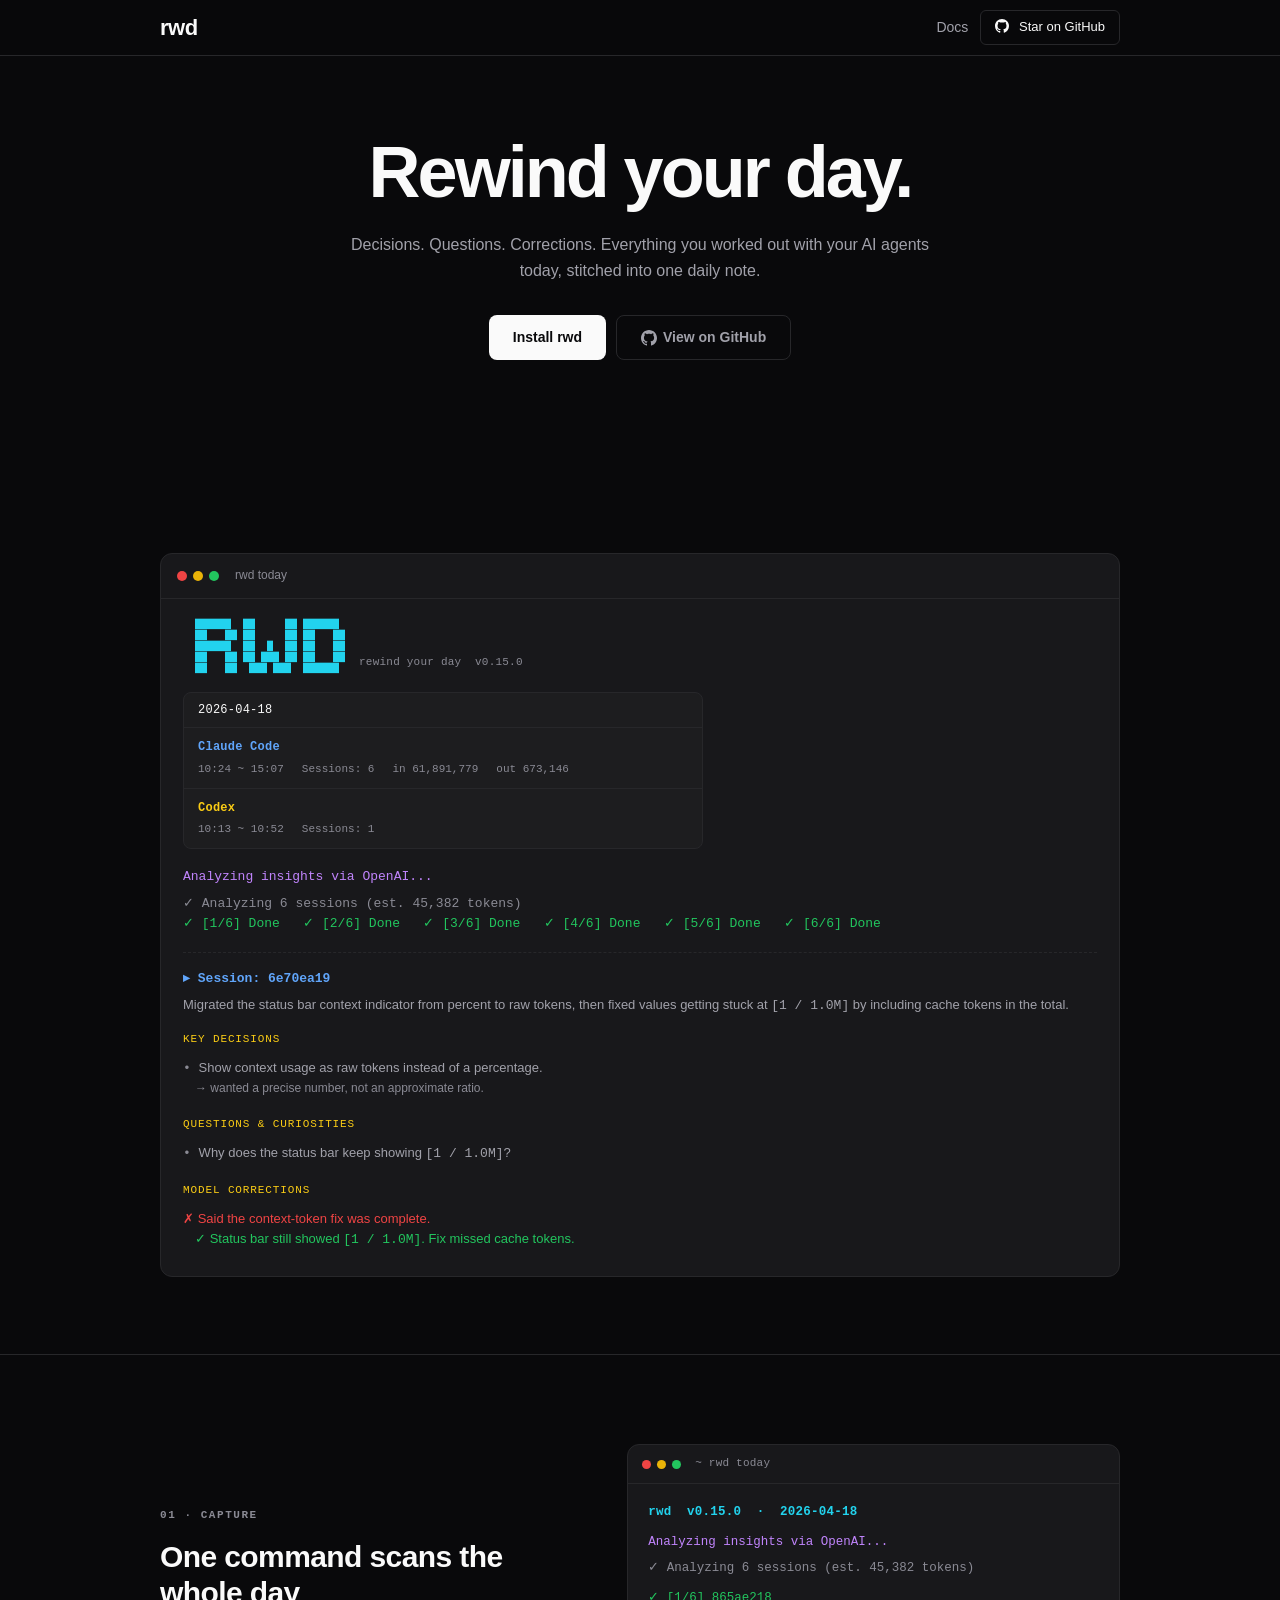
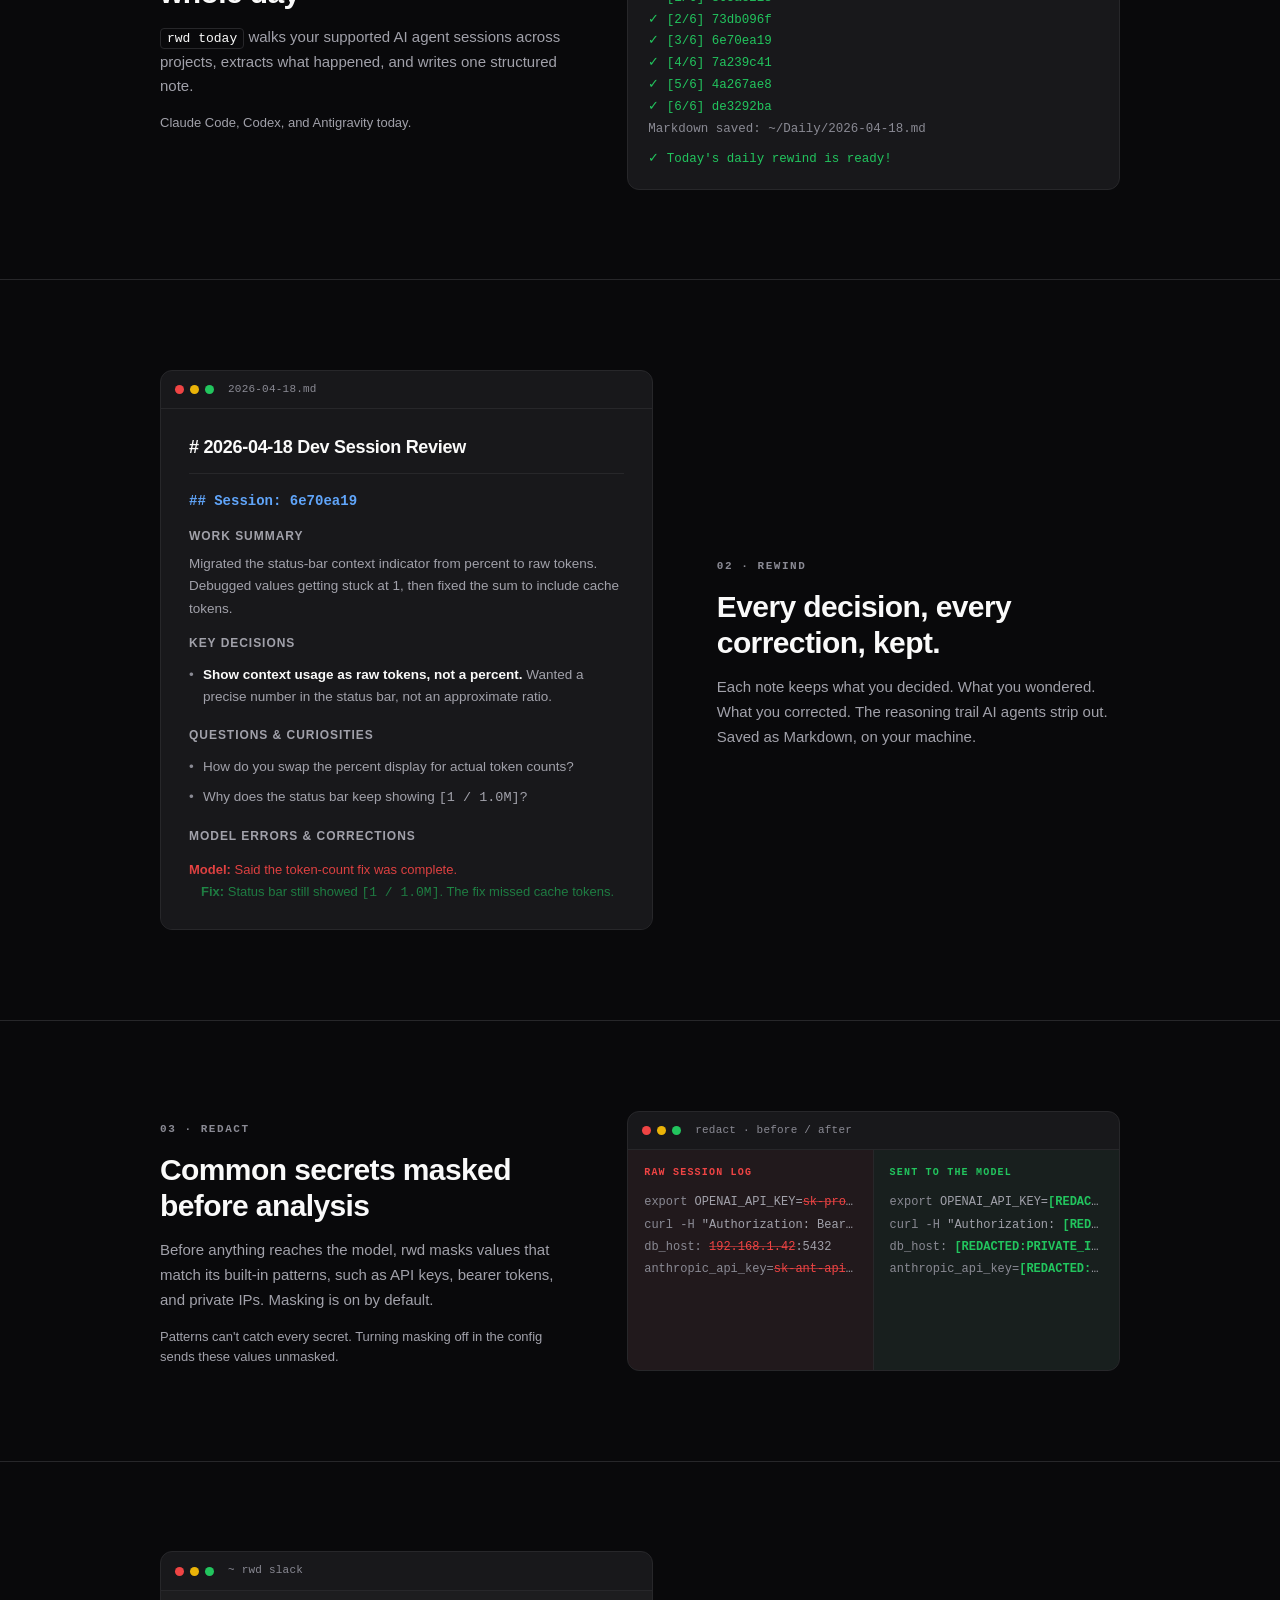
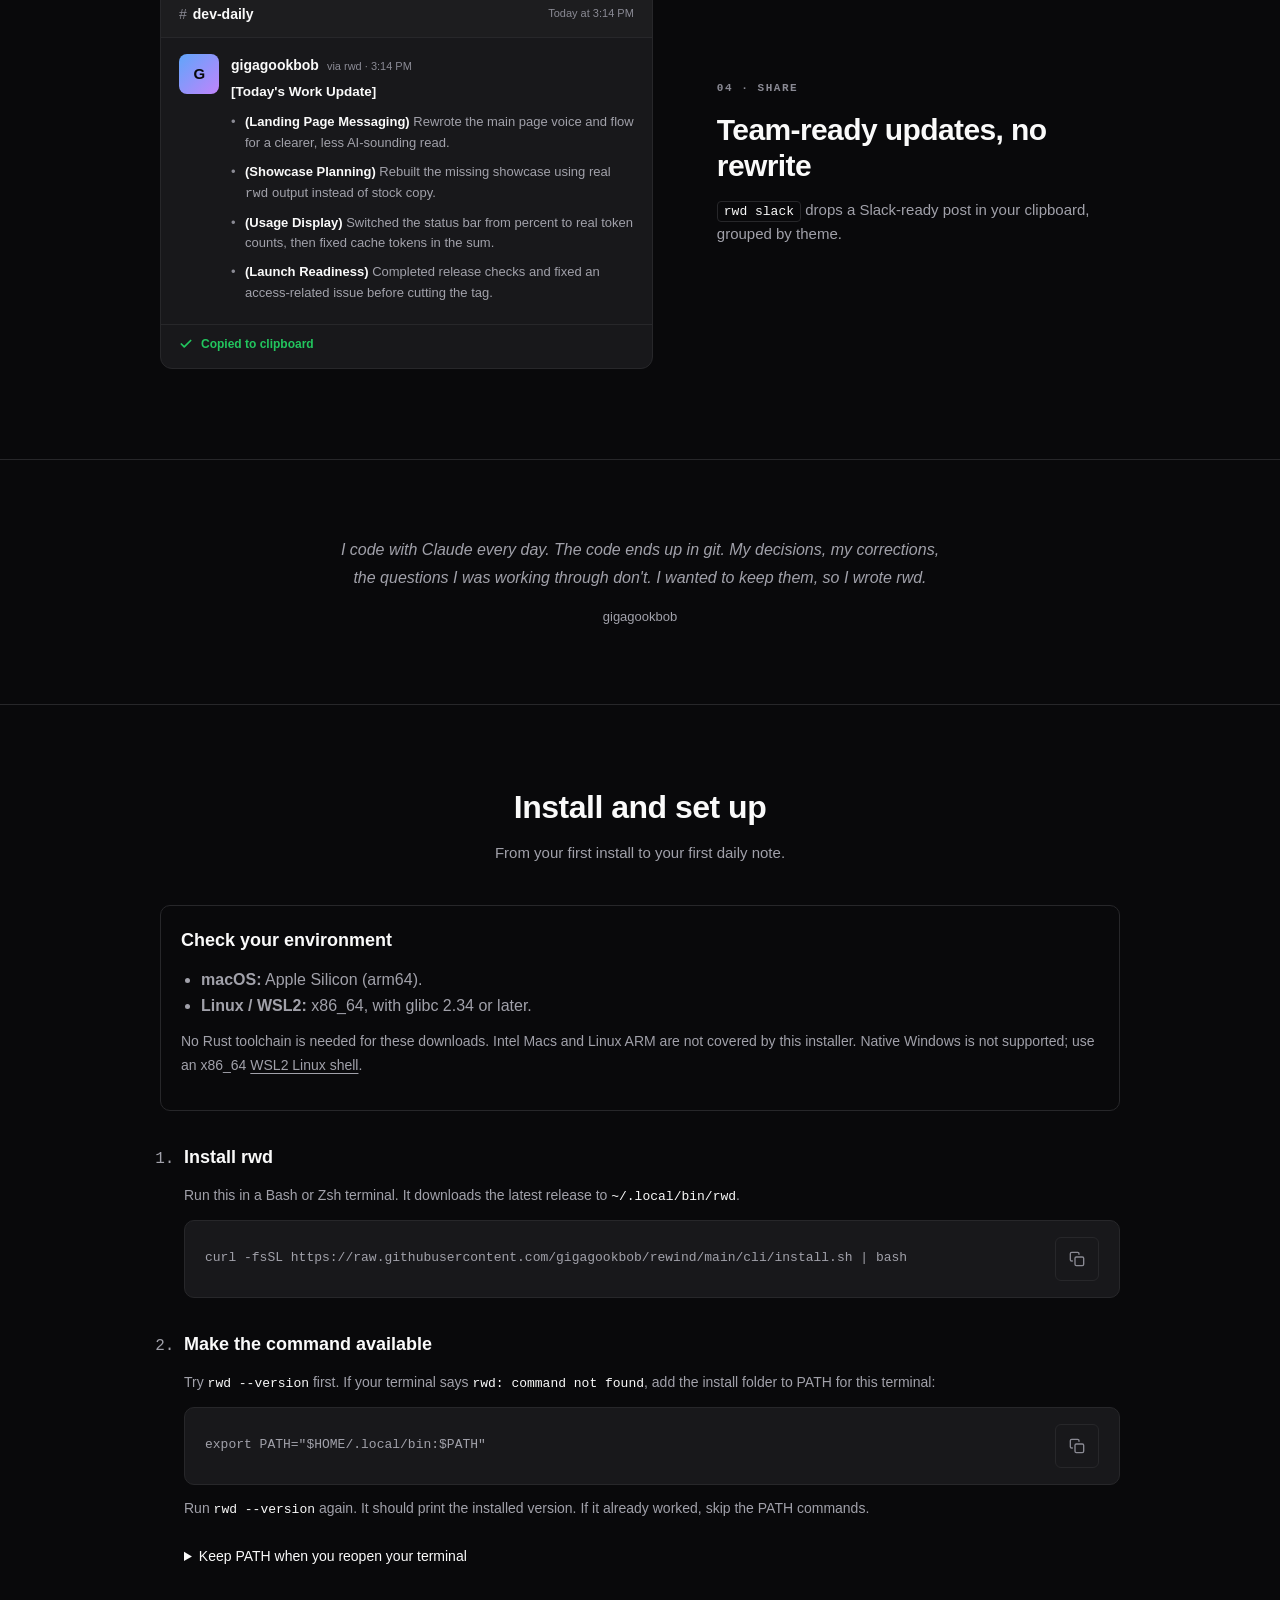
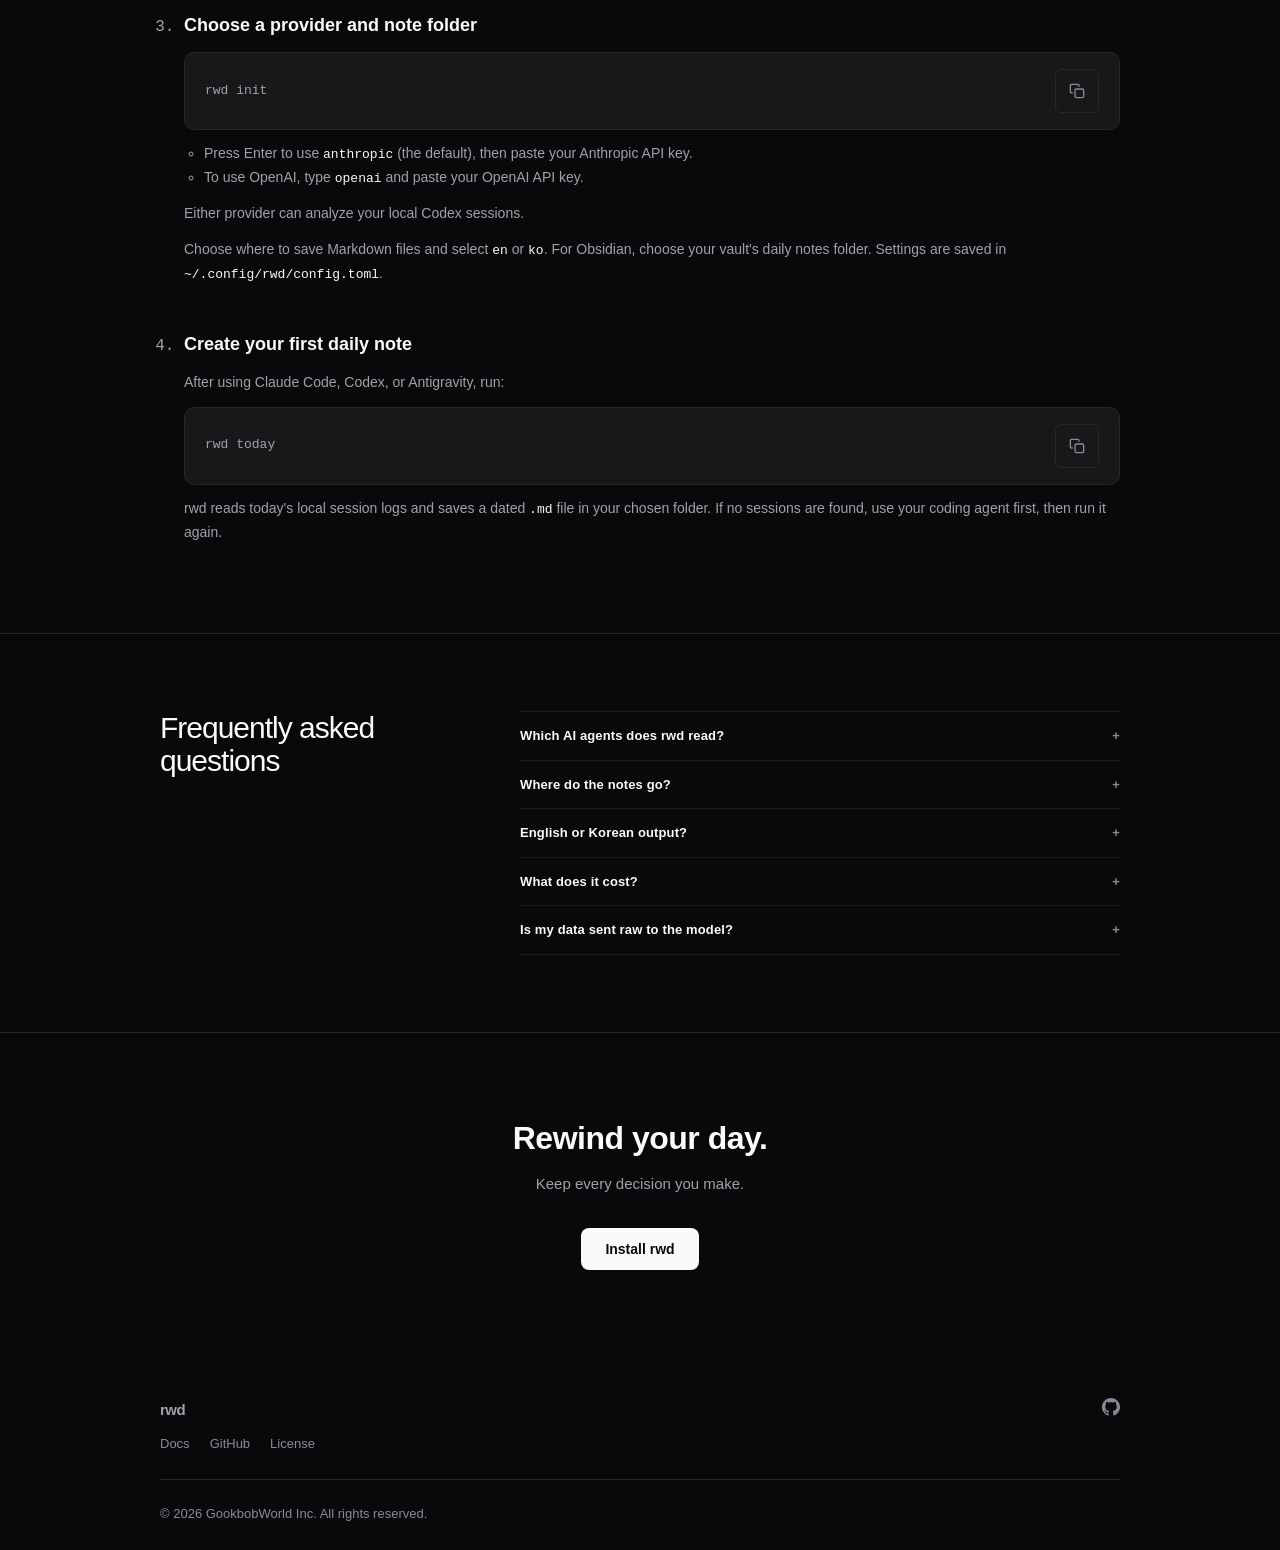
<file: website/index.html>
<!doctype html>
<html lang="en">
  <head>
    <meta charset="UTF-8" />
    <meta name="viewport" content="width=device-width, initial-scale=1.0" />
    <title>rwd: Rewind your day. Daily notes for Claude Code, Codex, and other AI agents.</title>
    <meta
      name="description"
      content="Open-source CLI for AI agents like Claude Code, Codex, and Antigravity. Turns your coding day into one daily note of decisions, questions, and corrections."
    />
    <meta name="robots" content="index,follow,max-image-preview:large" />
    <meta name="theme-color" content="#09090b" />
    <link rel="canonical" href="https://www.rewind.day/" />
    <link rel="icon" href="/favicon.svg" type="image/svg+xml" />
    <link rel="icon" href="/favicon.ico" sizes="any" />

    <!-- Open Graph -->
    <meta
      property="og:title"
      content="rwd: Rewind your day. Daily notes for Claude Code, Codex, and other AI agents."
    />
    <meta
      property="og:description"
      content="Open-source CLI for AI agents like Claude Code, Codex, and Antigravity. Turns your coding day into one daily note of decisions, questions, and corrections."
    />
    <meta property="og:type" content="website" />
    <meta property="og:url" content="https://www.rewind.day/" />
    <meta property="og:site_name" content="rwd" />
    <meta property="og:image" content="https://www.rewind.day/assets/og-image-v0.15.0-openai.png" />
    <meta property="og:image:secure_url" content="https://www.rewind.day/assets/og-image-v0.15.0-openai.png" />
    <meta property="og:image:type" content="image/png" />
    <meta property="og:image:width" content="1200" />
    <meta property="og:image:height" content="630" />
    <meta
      property="og:image:alt"
      content="rwd, an open-source CLI that turns your AI agent sessions into a daily note."
    />
    <meta property="og:locale" content="en_US" />

    <!-- Twitter -->
    <meta name="twitter:card" content="summary_large_image" />
    <meta
      name="twitter:title"
      content="rwd: Rewind your day. Daily notes for Claude Code, Codex, and other AI agents."
    />
    <meta
      name="twitter:description"
      content="Open-source CLI for AI agents like Claude Code, Codex, and Antigravity. Turns your coding day into one daily note of decisions, questions, and corrections."
    />
    <meta name="twitter:image" content="https://www.rewind.day/assets/og-image-v0.15.0-openai.png" />
    <meta
      name="twitter:image:alt"
      content="rwd, an open-source CLI that turns your AI agent sessions into a daily note."
    />

    <!-- Schema.org -->
    <script type="application/ld+json">
      {
        "@context": "https://schema.org",
        "@graph": [
          {
            "@type": "WebSite",
            "name": "rwd",
            "url": "https://www.rewind.day/",
            "description": "Open-source CLI for AI agents like Claude Code, Codex, and Antigravity. Turns your coding day into one daily note of decisions, questions, and corrections."
          },
          {
            "@type": "SoftwareApplication",
            "name": "rwd",
            "applicationCategory": "DeveloperApplication",
            "operatingSystem": "macOS (Apple Silicon), Linux x86_64 and WSL2 x86_64 (glibc 2.34+)",
            "description": "Open-source CLI for AI agents like Claude Code, Codex, and Antigravity. Turns your coding day into one daily note of decisions, questions, and corrections.",
            "url": "https://www.rewind.day/",
            "image": "https://www.rewind.day/assets/og-image-v0.15.0-openai.png",
            "license": "https://github.com/gigagookbob/rewind/blob/main/LICENSE",
            "sameAs": ["https://github.com/gigagookbob/rewind"],
            "offers": {
              "@type": "Offer",
              "price": "0",
              "priceCurrency": "USD"
            },
            "featureList": [
              "Capture sessions from Claude Code, Codex, and Antigravity automatically",
              "Keep decisions, questions, and corrections in a daily Markdown note",
              "Mask common secret formats locally with built-in patterns before analysis",
              "Generate shareable summaries and Slack-ready posts"
            ]
          },
          {
            "@type": "FAQPage",
            "mainEntity": [
              {
                "@type": "Question",
                "name": "Which AI agents does rwd read?",
                "acceptedAnswer": {
                  "@type": "Answer",
                  "text": "Claude Code, Codex, and Antigravity (agy CLI, Antigravity app, and Antigravity IDE)."
                }
              },
              {
                "@type": "Question",
                "name": "Where do the notes go?",
                "acceptedAnswer": {
                  "@type": "Answer",
                  "text": "Any folder you choose, as Markdown. Works well with Obsidian but doesn't require it."
                }
              },
              {
                "@type": "Question",
                "name": "English or Korean output?",
                "acceptedAnswer": {
                  "@type": "Answer",
                  "text": "Both. Add --lang en or --lang ko to today or slack."
                }
              },
              {
                "@type": "Question",
                "name": "What does it cost?",
                "acceptedAnswer": {
                  "@type": "Answer",
                  "text": "rwd is free and MIT licensed. Analysis uses your own Anthropic or OpenAI API key. Your provider's API rates apply."
                }
              },
              {
                "@type": "Question",
                "name": "Is my data sent raw to the model?",
                "acceptedAnswer": {
                  "@type": "Answer",
                  "text": "Not by default. Before sending to your chosen provider, rwd masks values that match its built-in patterns: API keys, bearer tokens, AWS, GitHub, and Slack tokens, private keys, quoted password, secret, or api_key assignments, and private IPs. The rest of the conversation is sent as is, and patterns can't catch every secret. Setting [redactor] enabled = false in the config turns masking off and sends these values unmasked."
                }
              }
            ]
          }
        ]
      }
    </script>

    <link rel="stylesheet" href="css/00-tokens.css?v=6" />
    <link rel="stylesheet" href="css/01-base.css?v=6" />
    <link rel="stylesheet" href="css/02-layout.css?v=6" />
    <link rel="stylesheet" href="css/03-components.css?v=7" />
    <link rel="stylesheet" href="css/04-showcase.css?v=6" />
    <link rel="stylesheet" href="css/05-utilities.css?v=6" />
    <link rel="stylesheet" href="css/06-responsive.css?v=6" />
  </head>
  <body>
    <svg
      aria-hidden="true"
      focusable="false"
      width="0"
      height="0"
      style="position: absolute; width: 0; height: 0; overflow: hidden"
    >
      <symbol id="icon-github" viewBox="0 0 32 32">
        <path
          fill-rule="evenodd"
          clip-rule="evenodd"
          d="M16 0C7.16 0 0 7.16 0 16C0 23.08 4.58 29.06 10.94 31.18C11.74 31.32 12.04 30.84 12.04 30.42C12.04 30.04 12.02 28.78 12.02 27.44C8 28.18 6.96 26.46 6.64 25.56C6.46 25.1 5.68 23.68 5 23.3C4.44 23 3.64 22.26 4.98 22.24C6.24 22.22 7.14 23.4 7.44 23.88C8.88 26.3 11.18 25.62 12.1 25.2C12.24 24.16 12.66 23.46 13.12 23.06C9.56 22.66 5.84 21.28 5.84 15.16C5.84 13.42 6.46 11.98 7.48 10.86C7.32 10.46 6.76 8.82 7.64 6.62C7.64 6.62 8.98 6.2 12.04 8.26C13.32 7.9 14.68 7.72 16.04 7.72C17.4 7.72 18.76 7.9 20.04 8.26C23.1 6.18 24.44 6.62 24.44 6.62C25.32 8.82 24.76 10.46 24.6 10.86C25.62 11.98 26.24 13.4 26.24 15.16C26.24 21.3 22.5 22.66 18.94 23.06C19.52 23.56 20.02 24.52 20.02 26.02C20.02 28.16 20 29.88 20 30.42C20 30.84 20.3 31.34 21.1 31.18C27.42 29.06 32 23.06 32 16C32 7.16 24.84 0 16 0Z"
        />
      </symbol>
      <symbol
        id="icon-copy"
        viewBox="0 0 24 24"
        fill="none"
        stroke="currentColor"
        stroke-width="2"
        stroke-linecap="round"
        stroke-linejoin="round"
      >
        <rect x="9" y="9" width="13" height="13" rx="2" ry="2" />
        <path d="M5 15H4a2 2 0 0 1-2-2V4a2 2 0 0 1 2-2h9a2 2 0 0 1 2 2v1" />
      </symbol>
      <symbol
        id="icon-check"
        viewBox="0 0 24 24"
        fill="none"
        stroke="currentColor"
        stroke-width="2"
        stroke-linecap="round"
        stroke-linejoin="round"
      >
        <polyline points="20 6 9 17 4 12" />
      </symbol>
    </svg>

    <!-- Nav -->
    <nav class="nav" aria-label="Primary">
      <div class="nav-inner">
        <div class="nav-left">
          <a href="/" class="nav-logo">rwd</a>
        </div>
        <div class="nav-right">
          <a
            href="https://github.com/gigagookbob/rewind#readme"
            target="_blank"
            rel="noopener"
            class="nav-link"
            >Docs</a
          >
          <a
            href="https://github.com/gigagookbob/rewind"
            target="_blank"
            rel="noopener"
            class="nav-github-btn"
          >
            <svg class="icon" width="14" height="14" viewBox="0 0 32 32" fill="currentColor">
              <use href="#icon-github"></use>
            </svg>
            <span>Star on GitHub</span>
          </a>
        </div>
      </div>
    </nav>

    <main>
      <!-- Hero -->
      <section class="hero">
        <div class="container">
          <h1 class="hero-title">Rewind your day.</h1>
          <p class="hero-subtitle">
            Decisions. Questions. Corrections. Everything you worked out with your AI agents today, stitched into one daily note.
          </p>
          <div class="hero-cta">
            <a href="#install" class="btn btn-primary">Install rwd</a>
            <a
              href="https://github.com/gigagookbob/rewind"
              target="_blank"
              rel="noopener"
              class="btn btn-secondary"
              ><svg class="icon" width="16" height="16" viewBox="0 0 32 32" fill="currentColor">
                <use href="#icon-github"></use>
              </svg>
              <span>View on GitHub</span></a
            >
          </div>
        </div>
      </section>

      <!-- Terminal Demo -->
      <section class="terminal-section">
        <div class="container">
          <div class="terminal terminal-live" id="terminalDemo">
            <div class="terminal-header">
              <div class="terminal-dots">
                <span class="dot dot-red"></span>
                <span class="dot dot-yellow"></span>
                <span class="dot dot-green"></span>
              </div>
              <span class="terminal-title">rwd today</span>
            </div>
            <div class="terminal-body" aria-label="rwd today output: daily session review for 2026-04-18">
              <div class="rwd-banner">
                <pre>  ██████  ██     ██ ██████
  ██   ██ ██     ██ ██   ██
  ██████  ██  █  ██ ██   ██
  ██   ██ ██ ███ ██ ██   ██
  ██   ██  ███ ███  ██████</pre>
                <span class="rwd-banner-meta">rewind your day &nbsp;v0.15.0</span>
              </div>

              <div class="rwd-summary-card">
                <div class="rwd-summary-head">2026-04-18</div>
                <div class="rwd-summary-body">
                  <div class="rwd-summary-row">
                    <div class="rwd-summary-agent rwd-summary-agent--claude">Claude Code</div>
                    <div class="rwd-summary-meta">
                      <span>10:24 ~ 15:07</span>
                      <span>Sessions: 6</span>
                      <span>in 61,891,779</span>
                      <span>out 673,146</span>
                    </div>
                  </div>
                  <div class="rwd-summary-row">
                    <div class="rwd-summary-agent rwd-summary-agent--codex">Codex</div>
                    <div class="rwd-summary-meta">
                      <span>10:13 ~ 10:52</span>
                      <span>Sessions: 1</span>
                    </div>
                  </div>
                </div>
              </div>

              <span class="rwd-line rwd-line--magenta">Analyzing insights via OpenAI...</span>
              <span class="rwd-line rwd-line--dim">&#10003; Analyzing 6 sessions (est. 45,382 tokens)</span>
              <span class="rwd-line rwd-line--check">&#10003; [1/6] Done &nbsp; &#10003; [2/6] Done &nbsp; &#10003; [3/6] Done &nbsp; &#10003; [4/6] Done &nbsp; &#10003; [5/6] Done &nbsp; &#10003; [6/6] Done</span>

              <div class="rwd-session-block">
                <div class="rwd-session-head">&#9656; Session: 6e70ea19</div>
                <p class="rwd-session-summary">Migrated the status bar context indicator from percent to raw tokens, then fixed values getting stuck at <code>[1 / 1.0M]</code> by including cache tokens in the total.</p>

                <div class="rwd-section-label">Key Decisions</div>
                <ul class="rwd-list">
                  <li>
                    Show context usage as raw tokens instead of a percentage.
                    <span class="rwd-reason">&rarr; wanted a precise number, not an approximate ratio.</span>
                  </li>
                </ul>

                <div class="rwd-section-label">Questions &amp; Curiosities</div>
                <ul class="rwd-list">
                  <li>Why does the status bar keep showing <code>[1 / 1.0M]</code>?</li>
                </ul>

                <div class="rwd-section-label">Model Corrections</div>
                <ul class="rwd-corrections">
                  <li class="rwd-correction">
                    <span class="rwd-correction-wrong">Said the context-token fix was complete.</span>
                    <span class="rwd-correction-right">Status bar still showed <code>[1 / 1.0M]</code>. Fix missed cache tokens.</span>
                  </li>
                </ul>
              </div>
            </div>
          </div>
        </div>
      </section>

      <div class="divider"></div>

      <!-- Showcase 1: Capture -->
      <section class="showcase fade-in">
        <div class="showcase-inner">
          <div class="showcase-text">
            <span class="showcase-eyebrow">01 · Capture</span>
            <h2 class="showcase-title">One command scans the whole day</h2>
            <p class="showcase-desc">
              <code>rwd today</code> walks your supported AI agent sessions across projects, extracts what happened, and writes one structured note.
            </p>
            <p class="showcase-note">Claude Code, Codex, and Antigravity today.</p>
          </div>
          <div class="mockup mockup-progress">
            <div class="mockup-header">
              <div class="mockup-dots"><span></span><span></span><span></span></div>
              <span class="mockup-title">~ rwd today</span>
            </div>
            <div class="mockup-body">
              <span class="progress-line progress-banner">rwd &nbsp;v0.15.0 &nbsp;&middot;&nbsp; 2026-04-18</span>
              <span class="progress-line progress-magenta">Analyzing insights via OpenAI...</span>
              <span class="progress-line progress-info">&#10003; Analyzing 6 sessions (est. 45,382 tokens)</span>
              <span class="progress-line progress-step-done">&#10003; [1/6] 865ae218</span>
              <span class="progress-line progress-step-done">&#10003; [2/6] 73db096f</span>
              <span class="progress-line progress-step-done">&#10003; [3/6] 6e70ea19</span>
              <span class="progress-line progress-step-done">&#10003; [4/6] 7a239c41</span>
              <span class="progress-line progress-step-done">&#10003; [5/6] 4a267ae8</span>
              <span class="progress-line progress-step-done">&#10003; [6/6] de3292ba</span>
              <span class="progress-divider" aria-hidden="true"></span>
              <span class="progress-line progress-info">Markdown saved: <span class="progress-uuid">~/Daily/2026-04-18.md</span></span>
              <span class="progress-line progress-step-done">&#10003; Today's daily rewind is ready!</span>
            </div>
          </div>
        </div>
      </section>

      <div class="divider"></div>

      <!-- Showcase 2: Rewind -->
      <section class="showcase fade-in">
        <div class="showcase-inner showcase-inner--reversed">
          <div class="showcase-text">
            <span class="showcase-eyebrow">02 · Rewind</span>
            <h2 class="showcase-title">Every decision, every correction, kept.</h2>
            <p class="showcase-desc">
              Each note keeps what you decided. What you wondered. What you corrected. The reasoning trail AI agents strip out. Saved as Markdown, on your machine.
            </p>
          </div>
          <div class="mockup mockup-note">
            <div class="mockup-header">
              <div class="mockup-dots"><span></span><span></span><span></span></div>
              <span class="mockup-title">2026-04-18.md</span>
            </div>
            <div class="mockup-body">
              <h3 class="note-title"># 2026-04-18 Dev Session Review</h3>
              <div class="note-h2 note-h2--session">## Session: 6e70ea19</div>

              <div class="note-h3">Work Summary</div>
              <p class="note-p">Migrated the status-bar context indicator from percent to raw tokens. Debugged values getting stuck at 1, then fixed the sum to include cache tokens.</p>

              <div class="note-h3">Key Decisions</div>
              <ul class="note-list">
                <li><strong>Show context usage as raw tokens, not a percent.</strong> Wanted a precise number in the status bar, not an approximate ratio.</li>
              </ul>

              <div class="note-h3">Questions &amp; Curiosities</div>
              <ul class="note-list">
                <li>How do you swap the percent display for actual token counts?</li>
                <li>Why does the status bar keep showing <code>[1 / 1.0M]</code>?</li>
              </ul>

              <div class="note-h3">Model Errors &amp; Corrections</div>
              <div class="note-correction">
                <span class="note-correction-model">Said the token-count fix was complete.</span>
                <span class="note-correction-fix">Status bar still showed <code>[1 / 1.0M]</code>. The fix missed cache tokens.</span>
              </div>
            </div>
          </div>
        </div>
      </section>

      <div class="divider"></div>

      <!-- Showcase 3: Redact -->
      <section class="showcase fade-in">
        <div class="showcase-inner">
          <div class="showcase-text">
            <span class="showcase-eyebrow">03 · Redact</span>
            <h2 class="showcase-title">Common secrets masked before analysis</h2>
            <p class="showcase-desc">
              Before anything reaches the model, rwd masks values that match its built-in patterns, such as API keys, bearer tokens, and private IPs. Masking is on by default.
            </p>
            <p class="showcase-note">Patterns can't catch every secret. Turning masking off in the config sends these values unmasked.</p>
          </div>
          <div class="mockup mockup-diff">
            <div class="mockup-header">
              <div class="mockup-dots"><span></span><span></span><span></span></div>
              <span class="mockup-title">redact · before / after</span>
            </div>
            <div class="mockup-body">
              <div class="diff-cols">
                <div class="diff-col diff-col--raw">
                  <div class="diff-col-label">Raw session log</div>
                  <span class="diff-line"><span class="diff-line--dim">export</span> OPENAI_API_KEY=<span class="diff-secret">sk-proj-Rip3ZAtl...</span></span>
                  <span class="diff-line"><span class="diff-line--dim">curl -H</span> "Authorization: Bearer <span class="diff-secret">eyJhbGciOi...</span>"</span>
                  <span class="diff-line"><span class="diff-line--dim">db_host:</span> <span class="diff-secret">192.168.1.42</span>:5432</span>
                  <span class="diff-line"><span class="diff-line--dim">anthropic_api_key=</span><span class="diff-secret">sk-ant-api03-dSYa...</span></span>
                </div>
                <div class="diff-col diff-col--masked">
                  <div class="diff-col-label">Sent to the model</div>
                  <span class="diff-line"><span class="diff-line--dim">export</span> OPENAI_API_KEY=<span class="diff-mask">[REDACTED:API_KEY]</span></span>
                  <span class="diff-line"><span class="diff-line--dim">curl -H</span> "Authorization: <span class="diff-mask">[REDACTED:BEARER_TOKEN]</span>"</span>
                  <span class="diff-line"><span class="diff-line--dim">db_host:</span> <span class="diff-mask">[REDACTED:PRIVATE_IP]</span>:5432</span>
                  <span class="diff-line"><span class="diff-line--dim">anthropic_api_key=</span><span class="diff-mask">[REDACTED:API_KEY]</span></span>
                </div>
              </div>
            </div>
          </div>
        </div>
      </section>

      <div class="divider"></div>

      <!-- Showcase 4: Share -->
      <section class="showcase fade-in">
        <div class="showcase-inner showcase-inner--reversed">
          <div class="showcase-text">
            <span class="showcase-eyebrow">04 · Share</span>
            <h2 class="showcase-title">Team-ready updates, no rewrite</h2>
            <p class="showcase-desc">
              <code>rwd slack</code> drops a Slack-ready post in your clipboard, grouped by theme.
            </p>
          </div>
          <div class="mockup mockup-chat">
            <div class="mockup-header">
              <div class="mockup-dots"><span></span><span></span><span></span></div>
              <span class="mockup-title">~ rwd slack</span>
            </div>
            <div class="mockup-body">
              <div class="chat-header">
                <span class="chat-channel">dev-daily</span>
                <span class="chat-meta">Today at 3:14 PM</span>
              </div>
              <div class="chat-message">
                <div class="chat-avatar" aria-hidden="true">G</div>
                <div>
                  <div class="chat-author-line">
                    <span class="chat-author">gigagookbob</span>
                    <span class="chat-time">via rwd &middot; 3:14 PM</span>
                  </div>
                  <div class="chat-title">[Today's Work Update]</div>
                  <div class="chat-body">
                    <ul class="chat-list">
                      <li><span class="chat-tag">(Landing Page Messaging)</span> Rewrote the main page voice and flow for a clearer, less AI-sounding read.</li>
                      <li><span class="chat-tag">(Showcase Planning)</span> Rebuilt the missing showcase using real <code>rwd</code> output instead of stock copy.</li>
                      <li><span class="chat-tag">(Usage Display)</span> Switched the status bar from percent to real token counts, then fixed cache tokens in the sum.</li>
                      <li><span class="chat-tag">(Launch Readiness)</span> Completed release checks and fixed an access-related issue before cutting the tag.</li>
                    </ul>
                  </div>
                </div>
              </div>
              <div class="chat-footer">
                <svg viewBox="0 0 24 24" fill="none" stroke="currentColor" stroke-width="3" stroke-linecap="round" stroke-linejoin="round" aria-hidden="true">
                  <polyline points="20 6 9 17 4 12" />
                </svg>
                Copied to clipboard
              </div>
            </div>
          </div>
        </div>
      </section>

      <div class="divider"></div>

      <!-- Maker's Note -->
      <section class="section fade-in" aria-label="Maker's Note">
        <div class="container">
          <div class="maker-note">
            <p class="maker-note-body">
              I code with Claude every day. The code ends up in git. My decisions, my corrections, the questions I was working through don't. I wanted to keep them, so I wrote rwd.
            </p>
            <p class="maker-note-sign">gigagookbob</p>
          </div>
        </div>
      </section>

      <div class="divider"></div>

      <!-- Install -->
      <section class="section fade-in" id="install" aria-labelledby="install-title">
        <div class="container">
          <h2 class="section-title install-title" id="install-title">Install and set up</h2>
          <p class="section-subtitle">From your first install to your first daily note.</p>
          <div class="install-support">
            <h3>Check your environment</h3>
            <ul>
              <li><strong>macOS:</strong> Apple Silicon (arm64).</li>
              <li><strong>Linux / WSL2:</strong> x86_64, with glibc 2.34 or later.</li>
            </ul>
            <p>No Rust toolchain is needed for these downloads. Intel Macs and Linux ARM are not covered by this installer. Native Windows is not supported; use an x86_64 <a href="https://learn.microsoft.com/en-us/windows/wsl/install" target="_blank" rel="noopener">WSL2 Linux shell</a>.</p>
          </div>
          <ol class="install-steps">
            <li>
              <h3>Install rwd</h3>
              <p>Run this in a Bash or Zsh terminal. It downloads the latest release to <code>~/.local/bin/rwd</code>.</p>
              <div class="install-block">
                <div class="install-info">

                  <code class="install-cmd">curl -fsSL https://raw.githubusercontent.com/gigagookbob/rewind/main/cli/install.sh | bash</code>
                </div>
                <button class="copy-btn" type="button" aria-label="Copy install command" title="Copy install command" data-copy="curl -fsSL https://raw.githubusercontent.com/gigagookbob/rewind/main/cli/install.sh | bash">
                  <svg class="copy-icon" width="16" height="16" viewBox="0 0 24 24" aria-hidden="true"><use href="#icon-copy"></use></svg>
                </button>
              </div>
            </li>
            <li>
              <h3>Make the command available</h3>
              <p>Try <code>rwd --version</code> first. If your terminal says <code>rwd: command not found</code>, add the install folder to PATH for this terminal:</p>
              <div class="install-block">
                <div class="install-info">

                  <code class="install-cmd">export PATH=&quot;$HOME/.local/bin:$PATH&quot;</code>
                </div>
                <button class="copy-btn" type="button" aria-label="Copy PATH command" title="Copy PATH command" data-copy="export PATH=&quot;$HOME/.local/bin:$PATH&quot;">
                  <svg class="copy-icon" width="16" height="16" viewBox="0 0 24 24" aria-hidden="true"><use href="#icon-copy"></use></svg>
                </button>
              </div>
              <p>Run <code>rwd --version</code> again. It should print the installed version. If it already worked, skip the PATH commands.</p>
              <details class="install-persist">
                <summary>Keep PATH when you reopen your terminal</summary>
                <p>Run only the command for your shell. Use <code>echo $SHELL</code> if you are unsure, then open a new terminal after running it.</p>
              <div class="install-block">
                <div class="install-info">
                  <span class="install-platform">Zsh (the macOS default)</span>
                  <code class="install-cmd">echo &#x27;export PATH=&quot;$HOME/.local/bin:$PATH&quot;&#x27; &gt;&gt; ~/.zshrc</code>
                </div>
                <button class="copy-btn" type="button" aria-label="Copy Zsh PATH setup" title="Copy Zsh PATH setup" data-copy="echo &#x27;export PATH=&quot;$HOME/.local/bin:$PATH&quot;&#x27; &gt;&gt; ~/.zshrc">
                  <svg class="copy-icon" width="16" height="16" viewBox="0 0 24 24" aria-hidden="true"><use href="#icon-copy"></use></svg>
                </button>
              </div>
              <div class="install-block">
                <div class="install-info">
                  <span class="install-platform">Bash (common on Linux / WSL2)</span>
                  <code class="install-cmd">echo &#x27;export PATH=&quot;$HOME/.local/bin:$PATH&quot;&#x27; &gt;&gt; ~/.bashrc</code>
                </div>
                <button class="copy-btn" type="button" aria-label="Copy Bash PATH setup" title="Copy Bash PATH setup" data-copy="echo &#x27;export PATH=&quot;$HOME/.local/bin:$PATH&quot;&#x27; &gt;&gt; ~/.bashrc">
                  <svg class="copy-icon" width="16" height="16" viewBox="0 0 24 24" aria-hidden="true"><use href="#icon-copy"></use></svg>
                </button>
              </div>
              </details>
            </li>
            <li>
              <h3>Choose a provider and note folder</h3>
              <div class="install-block">
                <div class="install-info">

                  <code class="install-cmd">rwd init</code>
                </div>
                <button class="copy-btn" type="button" aria-label="Copy initial setup command" title="Copy initial setup command" data-copy="rwd init">
                  <svg class="copy-icon" width="16" height="16" viewBox="0 0 24 24" aria-hidden="true"><use href="#icon-copy"></use></svg>
                </button>
              </div>
              <ul class="install-choices">
                <li>Press Enter to use <code>anthropic</code> (the default), then paste your Anthropic API key.</li>
                <li>To use OpenAI, type <code>openai</code> and paste your OpenAI API key.</li>
              </ul>
              <p>Either provider can analyze your local Codex sessions.</p>
              <p>Choose where to save Markdown files and select <code>en</code> or <code>ko</code>. For Obsidian, choose your vault's daily notes folder. Settings are saved in <code>~/.config/rwd/config.toml</code>.</p>
            </li>
            <li>
              <h3>Create your first daily note</h3>
              <p>After using Claude Code, Codex, or Antigravity, run:</p>
              <div class="install-block">
                <div class="install-info">

                  <code class="install-cmd">rwd today</code>
                </div>
                <button class="copy-btn" type="button" aria-label="Copy first run command" title="Copy first run command" data-copy="rwd today">
                  <svg class="copy-icon" width="16" height="16" viewBox="0 0 24 24" aria-hidden="true"><use href="#icon-copy"></use></svg>
                </button>
              </div>
              <p>rwd reads today's local session logs and saves a dated <code>.md</code> file in your chosen folder. If no sessions are found, use your coding agent first, then run it again.</p>
            </li>
          </ol>
        </div>
      </section>

      <div class="divider"></div>

      <!-- FAQ -->
      <section class="section fade-in faq-section" id="faq">
        <div class="container faq-layout">
          <h2 class="section-title faq-title">Frequently asked questions</h2>
          <div class="faq-list">
            <div class="faq-item">
              <button class="faq-question" aria-expanded="false">
                <span>Which AI agents does rwd read?</span>
                <span class="faq-icon">+</span>
              </button>
              <div class="faq-answer">
                <p>Claude Code, Codex, and Antigravity (agy CLI, Antigravity app, and Antigravity IDE).</p>
              </div>
            </div>
            <div class="faq-item">
              <button class="faq-question" aria-expanded="false">
                <span>Where do the notes go?</span>
                <span class="faq-icon">+</span>
              </button>
              <div class="faq-answer">
                <p>Any folder you choose, as Markdown. Works well with Obsidian but doesn't require it.</p>
              </div>
            </div>
            <div class="faq-item">
              <button class="faq-question" aria-expanded="false">
                <span>English or Korean output?</span>
                <span class="faq-icon">+</span>
              </button>
              <div class="faq-answer">
                <p>Both. Add <code>--lang en</code> or <code>--lang ko</code> to <code>today</code> or <code>slack</code>.</p>
              </div>
            </div>
            <div class="faq-item">
              <button class="faq-question" aria-expanded="false">
                <span>What does it cost?</span>
                <span class="faq-icon">+</span>
              </button>
              <div class="faq-answer">
                <p>rwd is free and MIT licensed. Analysis uses your own Anthropic or OpenAI API key. Your provider's API rates apply.</p>
              </div>
            </div>
            <div class="faq-item">
              <button class="faq-question" aria-expanded="false">
                <span>Is my data sent raw to the model?</span>
                <span class="faq-icon">+</span>
              </button>
              <div class="faq-answer">
                <p>Not by default. Before sending to your chosen provider, rwd masks values that match its built-in patterns: API keys, bearer tokens, AWS, GitHub, and Slack tokens, private keys, quoted <code>password</code>, <code>secret</code>, or <code>api_key</code> assignments, and private IPs. The rest of the conversation is sent as is, and patterns can't catch every secret.</p>
                <p>To turn masking off, set <code>[redactor] enabled = false</code> in <code>~/.config/rwd/config.toml</code>. These values are then sent unmasked.</p>
              </div>
            </div>
          </div>
        </div>
      </section>

      <!-- Footer CTA -->
      <section class="footer-cta">
        <div class="container">
          <h2 class="footer-cta-title">Rewind your day.</h2>
          <p class="footer-cta-sub">Keep every decision you make.</p>
          <div class="hero-cta">
            <a href="#install" class="btn btn-primary">Install rwd</a>
          </div>
        </div>
      </section>
    </main>

    <!-- Footer -->
    <footer class="footer">
      <div class="container">
        <div class="footer-top">
          <div class="footer-left">
            <span class="footer-logo">rwd</span>
            <nav class="footer-nav" aria-label="Footer">
              <a href="https://github.com/gigagookbob/rewind#readme" target="_blank" rel="noopener"
                >Docs</a
              >
              <a href="https://github.com/gigagookbob/rewind" target="_blank" rel="noopener">GitHub</a>
              <a
                href="https://github.com/gigagookbob/rewind/blob/main/LICENSE"
                target="_blank"
                rel="noopener"
                >License</a
              >
            </nav>
          </div>
          <div class="footer-right">
            <a
              href="https://github.com/gigagookbob/rewind"
              target="_blank"
              rel="noopener"
              aria-label="GitHub"
            >
              <svg width="18" height="18" viewBox="0 0 32 32" fill="currentColor">
                <use href="#icon-github"></use>
              </svg>
            </a>
          </div>
        </div>
        <div class="footer-divider"></div>
        <div class="footer-bottom">
          <span>&copy; 2026 GookbobWorld Inc. All rights reserved.</span>
        </div>
      </div>
    </footer>

    <script src="js/main.js"></script>
  </body>
</html>
</file>
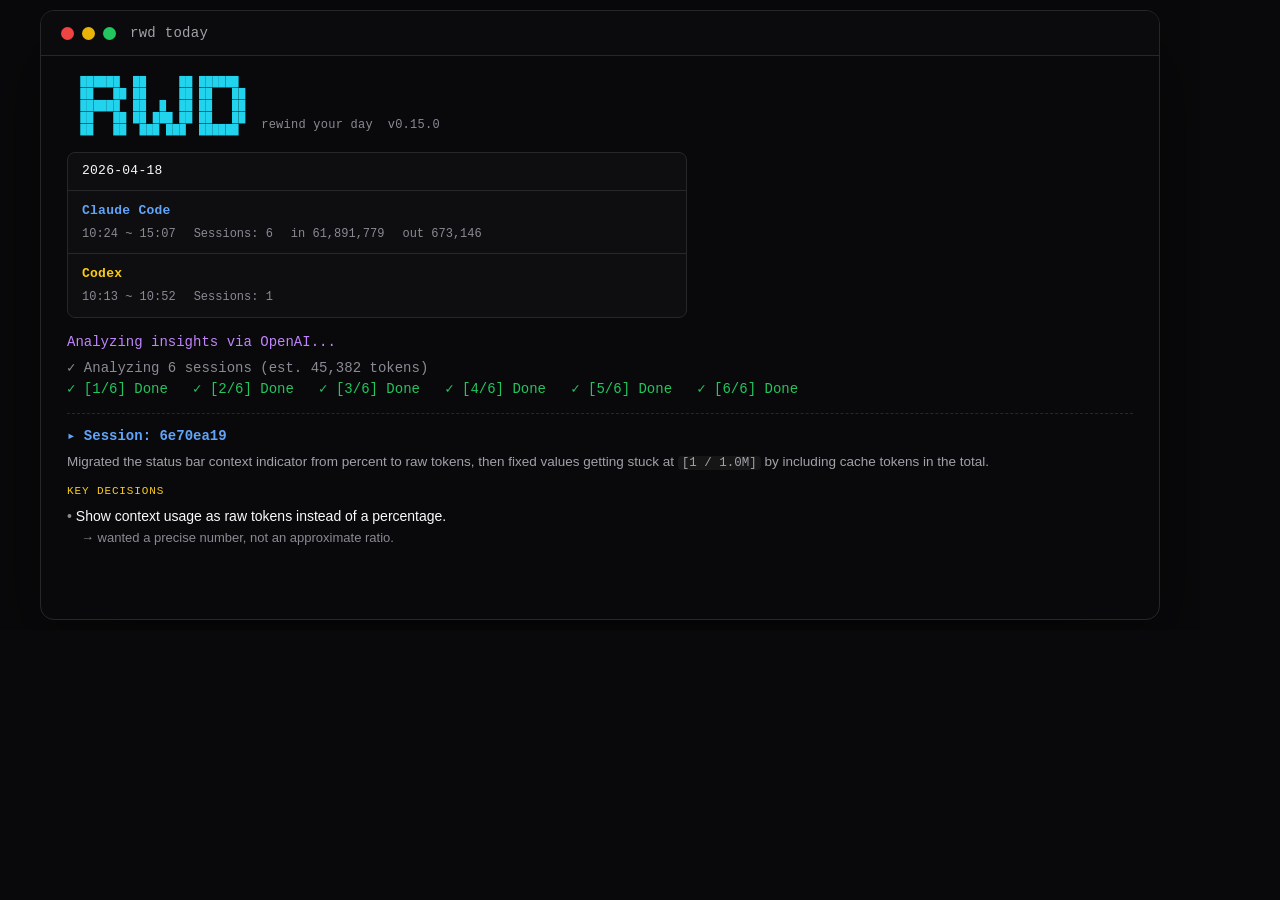
<file: website/assets/og-image.html>
<!doctype html>
<html lang="en">
  <head>
    <meta charset="UTF-8" />
    <title>rwd og-image source</title>
    <style>
      * { box-sizing: border-box; margin: 0; padding: 0; }
      html, body {
        width: 1200px;
        height: 630px;
        background: #09090b;
        overflow: hidden;
      }
      body {
        font-family: -apple-system, BlinkMacSystemFont, 'Segoe UI', 'Inter', 'Noto Sans', Roboto, sans-serif;
        color: #fafafa;
        display: flex;
        align-items: center;
        justify-content: center;
      }
      .terminal {
        width: 1120px;
        height: 610px;
        border: 1px solid #27272a;
        border-radius: 14px;
        background: #09090b;
        box-shadow: 0 30px 80px rgba(0, 0, 0, 0.45);
        display: flex;
        flex-direction: column;
        overflow: hidden;
      }
      .terminal-header {
        display: flex;
        align-items: center;
        gap: 14px;
        padding: 14px 20px;
        border-bottom: 1px solid #27272a;
        background: #0b0b0e;
      }
      .dots { display: flex; gap: 8px; }
      .dot { width: 13px; height: 13px; border-radius: 50%; display: inline-block; }
      .dot-red { background: #ef4444; }
      .dot-yellow { background: #eab308; }
      .dot-green { background: #22c55e; }
      .terminal-title {
        color: #a1a1aa;
        font-family: 'SF Mono', 'Cascadia Code', 'Fira Code', 'Liberation Mono', 'Consolas', monospace;
        font-size: 14px;
        letter-spacing: 0.02em;
      }
      .terminal-body {
        padding: 20px 26px 22px;
        font-family: 'SF Mono', 'Cascadia Code', 'Fira Code', 'Liberation Mono', 'Consolas', monospace;
        font-size: 14px;
        line-height: 1.55;
        color: #a1a1aa;
        flex: 1;
      }
      .banner {
        display: grid;
        grid-template-columns: auto 1fr;
        gap: 16px;
        align-items: end;
        margin-bottom: 16px;
        color: #22d3ee;
      }
      .banner pre {
        font-family: inherit;
        font-size: 11px;
        line-height: 1.1;
        margin: 0;
        white-space: pre;
      }
      .banner-meta {
        color: #8a8a94;
        font-size: 12px;
        padding-bottom: 2px;
        letter-spacing: 0.02em;
      }
      .summary {
        border: 1px solid #27272a;
        border-radius: 8px;
        background: rgba(250, 250, 250, 0.02);
        max-width: 620px;
        margin: 0 0 14px;
        overflow: hidden;
      }
      .summary-head {
        padding: 8px 14px;
        border-bottom: 1px solid #27272a;
        font-size: 13px;
        color: #fafafa;
        letter-spacing: 0.02em;
      }
      .summary-row {
        padding: 10px 14px;
        border-bottom: 1px solid #27272a;
      }
      .summary-row:last-child { border-bottom: 0; }
      .agent {
        font-size: 13px;
        font-weight: 600;
        margin-bottom: 4px;
        letter-spacing: 0.02em;
      }
      .agent-claude { color: #60a5fa; }
      .agent-codex { color: #facc15; }
      .meta-row {
        font-size: 12px;
        color: #8a8a94;
        display: flex;
        flex-wrap: wrap;
        gap: 4px 18px;
      }
      .line { display: block; white-space: pre-wrap; }
      .line-magenta { color: #c084fc; margin: 10px 0 4px; }
      .line-dim { color: #8a8a94; }
      .line-check { color: #22c55e; }
      .session {
        margin-top: 12px;
        padding-top: 12px;
        border-top: 1px dashed #27272a;
      }
      .session-head {
        color: #60a5fa;
        font-weight: 600;
        margin-bottom: 4px;
      }
      .session-summary {
        color: #a1a1aa;
        margin-bottom: 10px;
        font-family: -apple-system, BlinkMacSystemFont, 'Segoe UI', 'Inter', 'Noto Sans', Roboto, sans-serif;
        font-size: 13.5px;
        line-height: 1.55;
      }
      .session-summary code {
        font-family: 'SF Mono', 'Cascadia Code', 'Fira Code', 'Liberation Mono', 'Consolas', monospace;
        background: rgba(250, 250, 250, 0.05);
        padding: 0 4px;
        border-radius: 4px;
        font-size: 12.5px;
      }
      .section-label {
        color: #facc15;
        font-size: 11px;
        letter-spacing: 0.08em;
        text-transform: uppercase;
        margin: 0 0 6px;
      }
      .bullet {
        font-family: -apple-system, BlinkMacSystemFont, 'Segoe UI', 'Inter', 'Noto Sans', Roboto, sans-serif;
        font-size: 14px;
        line-height: 1.55;
        color: #fafafa;
      }
      .bullet::before { content: "• "; color: #8a8a94; }
      .reason {
        display: block;
        margin-left: 14px;
        color: #8a8a94;
        font-size: 13px;
      }
    </style>
  </head>
  <body>
    <div class="terminal">
      <div class="terminal-header">
        <div class="dots">
          <span class="dot dot-red"></span>
          <span class="dot dot-yellow"></span>
          <span class="dot dot-green"></span>
        </div>
        <span class="terminal-title">rwd today</span>
      </div>
      <div class="terminal-body">
        <div class="banner">
          <pre>  ██████  ██     ██ ██████
  ██   ██ ██     ██ ██   ██
  ██████  ██  █  ██ ██   ██
  ██   ██ ██ ███ ██ ██   ██
  ██   ██  ███ ███  ██████</pre>
          <span class="banner-meta">rewind your day &nbsp;v0.15.0</span>
        </div>

        <div class="summary">
          <div class="summary-head">2026-04-18</div>
          <div class="summary-row">
            <div class="agent agent-claude">Claude Code</div>
            <div class="meta-row">
              <span>10:24 ~ 15:07</span>
              <span>Sessions: 6</span>
              <span>in 61,891,779</span>
              <span>out 673,146</span>
            </div>
          </div>
          <div class="summary-row">
            <div class="agent agent-codex">Codex</div>
            <div class="meta-row">
              <span>10:13 ~ 10:52</span>
              <span>Sessions: 1</span>
            </div>
          </div>
        </div>

        <span class="line line-magenta">Analyzing insights via OpenAI...</span>
        <span class="line line-dim">&#10003; Analyzing 6 sessions (est. 45,382 tokens)</span>
        <span class="line line-check">&#10003; [1/6] Done &nbsp; &#10003; [2/6] Done &nbsp; &#10003; [3/6] Done &nbsp; &#10003; [4/6] Done &nbsp; &#10003; [5/6] Done &nbsp; &#10003; [6/6] Done</span>

        <div class="session">
          <div class="session-head">&#9656; Session: 6e70ea19</div>
          <p class="session-summary">Migrated the status bar context indicator from percent to raw tokens, then fixed values getting stuck at <code>[1 / 1.0M]</code> by including cache tokens in the total.</p>
          <div class="section-label">Key Decisions</div>
          <div class="bullet">Show context usage as raw tokens instead of a percentage.<span class="reason">&rarr; wanted a precise number, not an approximate ratio.</span></div>
        </div>
      </div>
    </div>
  </body>
</html>
</file>
<file: website/css/00-tokens.css>
/* === Tokens === */
:root {
  --bg-primary: #09090b;
  --bg-secondary: #18181b;
  --border: #27272a;
  --text-primary: #fafafa;
  --text-secondary: #a1a1aa;
  --text-muted: #a1a1aa;
  --text-dim: #8a8a94;
  --accent-green: #22c55e;
  --accent-red: #ef4444;
  --accent-yellow: #eab308;
  --cta-bg: #fafafa;
  --cta-text: #09090b;
  --font-sans: -apple-system, BlinkMacSystemFont, 'Segoe UI', Roboto, sans-serif;
  --font-mono: 'SF Mono', 'Fira Code', 'Cascadia Code', 'Consolas', monospace;
  --max-width: none;
  --content-width: 960px;
  --gutter: clamp(16px, calc((100vw - var(--content-width)) / 2), 320px);
  --section-padding: clamp(48px, 6vw, 80px) 0;
}
</file>
<file: website/css/01-base.css>
/* === Base === */
*,
*::before,
*::after {
  margin: 0;
  padding: 0;
  box-sizing: border-box;
}

html {
  scroll-behavior: smooth;
  -webkit-font-smoothing: antialiased;
  -moz-osx-font-smoothing: grayscale;
}

body {
  font-family: var(--font-sans);
  background: var(--bg-primary);
  color: var(--text-secondary);
  line-height: 1.6;
  overflow-x: hidden;
}

a {
  color: inherit;
  text-decoration: none;
}

.icon {
  vertical-align: -0.125em;
  margin-right: 6px;
}
</file>
<file: website/css/02-layout.css>
/* === Layout === */
.container {
  max-width: var(--max-width);
  margin: 0 auto;
  padding: 0;
}

.section {
  padding: var(--section-padding);
}

section > .container,
footer > .container {
  padding-left: var(--gutter);
  padding-right: var(--gutter);
}

.section-title {
  font-size: 24px;
  font-weight: 600;
  color: var(--text-primary);
  letter-spacing: -0.5px;
  text-align: center;
  margin-bottom: 8px;
}

.section-subtitle {
  font-size: 15px;
  color: var(--text-muted);
  text-align: center;
  margin-bottom: 40px;
}

.section-subtitle-spacer {
  height: 32px;
}

.divider {
  height: 1px;
  background: var(--border);
  max-width: var(--max-width);
  margin: 0 auto;
}
</file>
<file: website/css/03-components.css>
/* === Nav === */
.nav {
  position: sticky;
  top: 0;
  z-index: 100;
  background: rgba(9, 9, 11, 0.85);
  border-bottom: 1px solid var(--border);
  backdrop-filter: blur(12px);
  -webkit-backdrop-filter: blur(12px);
}

.nav-inner {
  display: flex;
  justify-content: space-between;
  align-items: center;
  max-width: var(--max-width);
  padding: 10px var(--gutter);
}

.nav-left {
  display: flex;
  align-items: center;
  gap: 32px;
}

.nav-logo {
  font-size: 22px;
  font-weight: 700;
  color: var(--text-primary);
  letter-spacing: -0.5px;
}

.nav-right {
  display: flex;
  align-items: center;
  gap: 12px;
}

.nav-link {
  font-size: 14px;
  color: var(--text-muted);
  transition: color 0.2s;
}

.nav-link:hover {
  color: var(--text-primary);
}

.nav-github-btn {
  font-size: 13px;
  color: var(--text-primary);
  padding: 6px 14px;
  border: 1px solid var(--border);
  border-radius: 6px;
  transition: background 0.2s;
}

.nav-github-btn:hover {
  background: var(--bg-secondary);
}

/* === Hero === */
.hero {
  text-align: center;
  padding: clamp(48px, 6vw, 80px) 0 clamp(24px, 4vw, 40px);
}

.hero-title {
  font-size: clamp(36px, 7vw, 72px);
  font-weight: 700;
  color: var(--text-primary);
  letter-spacing: clamp(-3px, -0.25vw, -1px);
  line-height: 1.1;
  margin: 0 auto;
}

.hero-subtitle {
  font-size: 16px;
  color: var(--text-muted);
  margin-top: 20px;
  margin-left: auto;
  margin-right: auto;
  line-height: 1.6;
  max-width: 600px;
}

.hero-cta {
  display: flex;
  gap: 10px;
  justify-content: center;
  margin-top: 32px;
}

/* === Buttons === */
.btn {
  display: inline-flex;
  align-items: center;
  padding: 10px 24px;
  border-radius: 8px;
  font-size: 14px;
  font-weight: 600;
  font-family: var(--font-sans);
  cursor: pointer;
  transition:
    opacity 0.2s,
    background 0.2s;
  border: none;
  text-decoration: none;
}

.btn:hover {
  opacity: 0.9;
}

.btn-primary {
  background: var(--cta-bg);
  color: var(--cta-text);
}

.btn-secondary {
  background: transparent;
  color: var(--text-secondary);
  border: 1px solid var(--border);
}

.btn-secondary:hover {
  background: var(--bg-secondary);
}

/* === Terminal === */
.terminal-section {
  padding: clamp(64px, 12vw, 160px) 0 clamp(40px, 6vw, 80px);
}

.terminal {
  margin: 0;
  max-width: none;
  background: var(--bg-secondary);
  border-radius: 12px;
  border: 1px solid var(--border);
  overflow: hidden;
}

.terminal-header {
  display: flex;
  align-items: center;
  gap: 8px;
  padding: 12px 16px;
  border-bottom: 1px solid var(--border);
}

.terminal-dots {
  display: flex;
  gap: 6px;
}

.dot {
  width: 10px;
  height: 10px;
  border-radius: 50%;
}

.dot-red {
  background: var(--accent-red);
}

.dot-yellow {
  background: var(--accent-yellow);
}

.dot-green {
  background: var(--accent-green);
}

.terminal-title {
  font-size: 12px;
  color: var(--text-dim);
  margin-left: 8px;
}

.terminal-body {
  padding: 0;
}

/* === Feature cards === */
.feature-grid {
  display: grid;
  grid-template-columns: 1fr 1fr;
  gap: 12px;
}

.feature-card {
  background: var(--bg-secondary);
  border-radius: 10px;
  padding: 24px;
  border: 1px solid var(--border);
}

.feature-title {
  font-size: 18px;
  font-weight: 600;
  color: var(--text-primary);
  letter-spacing: -0.3px;
  line-height: 1.3;
  margin: 0 0 10px;
}

.feature-desc {
  font-size: 14px;
  color: var(--text-secondary);
  line-height: 1.6;
  margin: 0;
}

.feature-desc code {
  font-family: var(--font-mono);
  font-size: 13px;
  background: var(--bg-primary);
  padding: 2px 6px;
  border-radius: 4px;
}

.feature-note {
  margin: 12px 0 0;
  font-size: 12px;
  color: var(--text-muted);
}

/* === Install === */
#install {
  scroll-margin-top: 64px;
}

.install-support {
  padding: 20px;
  border: 1px solid var(--border);
  border-radius: 10px;
}

.install-support h3,
.install-steps h3 {
  color: var(--text-primary);
  font-size: 18px;
  font-weight: 600;
  margin-bottom: 12px;
}

.install-support ul,
.install-choices {
  padding-left: 20px;
}

.install-support p,
.install-steps p,
.install-choices {
  color: var(--text-secondary);
  font-size: 14px;
  line-height: 1.7;
  margin: 12px 0;
}

.install-support a,
.install-steps a {
  text-decoration: underline;
  text-underline-offset: 3px;
}

.install-steps {
  display: grid;
  grid-template-columns: minmax(0, 1fr);
  gap: 32px;
  padding-left: 24px;
  margin-top: 32px;
}

.install-steps > li {
  min-width: 0;
}

.install-steps > li::marker {
  color: var(--text-muted);
  font-family: var(--font-mono);
}

.install-steps p code,
.install-choices code {
  font-family: var(--font-mono);
  font-size: 13px;
  color: var(--text-primary);
}

.install-persist summary {
  min-height: 44px;
  padding: 12px 0;
  cursor: pointer;
  color: var(--text-primary);
  font-size: 14px;
}

.install-persist .install-block + .install-block {
  margin-top: 10px;
}

.copy-btn:focus-visible,
.install-persist summary:focus-visible {
  outline: 2px solid var(--text-primary);
  outline-offset: 4px;
}

.install-title {
  font-size: clamp(22px, 2.8vw, 32px);
}

.install-block {
  display: flex;
  justify-content: space-between;
  align-items: center;
  background: var(--bg-secondary);
  border: 1px solid var(--border);
  border-radius: 10px;
  padding: 16px 20px;
  gap: 16px;
}

.install-info {
  flex: 1;
  min-width: 0;
}

.install-platform {
  display: block;
  font-size: 12px;
  color: var(--text-muted);
  margin-bottom: 4px;
}

.install-cmd {
  display: block;
  font-family: var(--font-mono);
  font-size: 13px;
  color: var(--text-secondary);
  overflow-x: auto;
  white-space: nowrap;
}

.copy-btn {
  flex-shrink: 0;
  display: flex;
  align-items: center;
  justify-content: center;
  width: 44px;
  height: 44px;
  padding: 0;
  background: none;
  border: 1px solid var(--border);
  border-radius: 6px;
  color: var(--text-dim);
  cursor: pointer;
  transition:
    color 0.2s,
    border-color 0.2s;
}

.copy-btn:hover {
  color: var(--text-secondary);
  border-color: var(--text-dim);
}

.copy-btn.copied {
  color: var(--accent-green);
  border-color: var(--accent-green);
}

/* === FAQ === */
.faq-layout {
  display: grid;
  grid-template-columns: minmax(240px, 320px) minmax(0, 760px);
  gap: 40px;
  justify-content: space-between;
  align-items: start;
}

.faq-title {
  text-align: left;
  font-size: clamp(24px, 2.6vw, 30px);
  font-weight: 500;
  letter-spacing: -1px;
  line-height: 1.1;
  margin: 0;
}

.faq-list {
  max-width: none;
  margin: 0;
  border-top: 1px solid rgba(250, 250, 250, 0.08);
}

.faq-item {
  border-bottom: 1px solid rgba(250, 250, 250, 0.08);
}

.faq-question {
  width: 100%;
  display: flex;
  justify-content: space-between;
  align-items: center;
  padding: 15px 0;
  background: none;
  border: none;
  color: var(--text-primary);
  font-size: 13px;
  font-weight: 600;
  letter-spacing: 0.01em;
  line-height: 1.35;
  font-family: var(--font-sans);
  cursor: pointer;
  text-align: left;
}

.faq-icon {
  font-size: 13px;
  color: var(--text-dim);
  transition: transform 0.3s;
  flex-shrink: 0;
  margin-left: 24px;
}

.faq-item.open .faq-icon {
  transform: rotate(45deg);
  color: var(--text-primary);
}

.faq-answer {
  max-height: 0;
  overflow: hidden;
  transition: max-height 0.3s ease;
  padding-right: 24px;
}

.faq-answer p {
  padding-bottom: 16px;
  font-size: 13px;
  color: var(--text-muted);
  line-height: 1.6;
}

/* === Footer CTA === */
.footer-cta {
  text-align: center;
  padding: clamp(56px, 7vw, 80px) 0;
  border-top: 1px solid var(--border);
}

.footer-cta-title {
  font-size: clamp(22px, 2.8vw, 32px);
  font-weight: 600;
  color: var(--text-primary);
  letter-spacing: -0.5px;
  margin-bottom: 8px;
}

.footer-cta-sub {
  font-size: 15px;
  color: var(--text-muted);
  margin-bottom: 24px;
}

/* === Footer === */
.footer {
  padding: 48px 0 32px;
  font-size: 13px;
  color: var(--text-dim);
}

.footer-top {
  display: flex;
  justify-content: space-between;
  align-items: flex-start;
}

.footer-left {
  display: flex;
  flex-direction: column;
  gap: 12px;
}

.footer-logo {
  font-size: 15px;
  font-weight: 700;
  color: var(--text-secondary);
  letter-spacing: -0.5px;
}

.footer-nav {
  display: flex;
  gap: 20px;
}

.footer-nav a {
  font-size: 13px;
  color: var(--text-dim);
  transition: color 0.2s;
}

.footer-nav a:hover {
  color: var(--text-secondary);
}

.footer-right {
  display: flex;
  align-items: center;
  gap: 16px;
}

.footer-right a {
  color: var(--text-dim);
  transition: color 0.2s;
}

.footer-right a:hover {
  color: var(--text-secondary);
}

.footer-divider {
  height: 1px;
  background: var(--border);
  margin: 24px 0;
}

.footer-bottom {
  color: var(--text-dim);
}

/* === Maker's Note === */
.maker-note {
  max-width: 620px;
  margin: 0 auto;
  text-align: center;
}

.maker-note-body {
  font-style: italic;
  font-size: 16px;
  line-height: 1.7;
  color: var(--text-secondary);
  margin: 0;
}

.maker-note-sign {
  margin-top: 16px;
  font-size: 13px;
  color: var(--text-muted);
}
</file>
<file: website/css/04-showcase.css>
/* === Terminal (live HTML content) === */
.terminal-live .terminal-body {
  padding: 20px 22px 22px;
  font-family: var(--font-mono);
  font-size: 13px;
  line-height: 1.55;
  color: var(--text-secondary);
  overflow-x: auto;
}

.rwd-banner {
  display: grid;
  grid-template-columns: auto 1fr;
  gap: 14px;
  align-items: end;
  margin-bottom: 18px;
  color: #22d3ee;
}

.rwd-banner pre {
  font-family: var(--font-mono);
  font-size: 10px;
  line-height: 1.1;
  margin: 0;
  white-space: pre;
}

.rwd-banner-meta {
  color: var(--text-dim);
  font-size: 11px;
  padding-bottom: 2px;
  letter-spacing: 0.02em;
}

.rwd-summary-card {
  border: 1px solid var(--border);
  border-radius: 8px;
  background: rgba(250, 250, 250, 0.02);
  max-width: 520px;
  margin: 0 0 18px;
  overflow: hidden;
}

.rwd-summary-head {
  padding: 8px 14px;
  border-bottom: 1px solid var(--border);
  font-size: 12px;
  color: var(--text-primary);
  font-variant-numeric: tabular-nums;
  letter-spacing: 0.02em;
}

.rwd-summary-body {
  display: grid;
  grid-template-columns: 1fr;
}

.rwd-summary-row {
  padding: 10px 14px;
  border-bottom: 1px solid var(--border);
}

.rwd-summary-row:last-child {
  border-bottom: 0;
}

.rwd-summary-agent {
  font-size: 12px;
  font-weight: 600;
  margin-bottom: 4px;
  letter-spacing: 0.02em;
}

.rwd-summary-agent--claude {
  color: #60a5fa;
}

.rwd-summary-agent--codex {
  color: #facc15;
}

.rwd-summary-meta {
  font-size: 11px;
  color: var(--text-dim);
  display: flex;
  flex-wrap: wrap;
  gap: 4px 18px;
  font-variant-numeric: tabular-nums;
}

.rwd-summary-meta span {
  white-space: nowrap;
}

.rwd-line {
  display: block;
  white-space: pre-wrap;
}

.rwd-line--magenta {
  color: #c084fc;
  margin: 12px 0 6px;
}

.rwd-line--dim {
  color: var(--text-dim);
}

.rwd-line--check {
  color: var(--accent-green);
}

.rwd-session-block {
  margin-top: 18px;
  padding-top: 16px;
  border-top: 1px dashed var(--border);
}

.rwd-session-head {
  color: #60a5fa;
  font-weight: 600;
  margin-bottom: 6px;
}

.rwd-session-summary {
  color: var(--text-secondary);
  margin-bottom: 14px;
  white-space: normal;
  font-family: var(--font-sans);
  font-size: 13px;
  line-height: 1.6;
}

.rwd-section-label {
  color: #facc15;
  font-size: 11px;
  letter-spacing: 0.08em;
  text-transform: uppercase;
  margin: 14px 0 6px;
}

.rwd-section-label:first-of-type {
  margin-top: 0;
}

.rwd-list {
  list-style: none;
  margin: 0;
  padding: 0;
}

.rwd-list li {
  padding: 4px 0;
  font-family: var(--font-sans);
  font-size: 13px;
  line-height: 1.55;
}

.rwd-list li::before {
  content: "• ";
  color: var(--text-dim);
  font-family: var(--font-mono);
}

.rwd-reason {
  display: block;
  margin-left: 12px;
  color: var(--text-dim);
  font-size: 12px;
  font-style: normal;
}

.rwd-corrections {
  list-style: none;
  margin: 0;
  padding: 0;
  font-family: var(--font-sans);
  font-size: 13px;
  line-height: 1.55;
}

.rwd-correction {
  padding: 4px 0;
}

.rwd-correction-wrong,
.rwd-correction-right {
  display: block;
}

.rwd-correction-wrong {
  color: var(--accent-red);
}

.rwd-correction-wrong::before {
  content: "✗ ";
}

.rwd-correction-right {
  color: var(--accent-green);
  margin-left: 12px;
}

.rwd-correction-right::before {
  content: "✓ ";
}

/* === Showcase layout === */
.showcase {
  padding: clamp(56px, 7vw, 96px) 0;
}

.showcase-inner {
  display: grid;
  grid-template-columns: minmax(0, 45fr) minmax(0, 55fr);
  gap: clamp(32px, 5vw, 64px);
  align-items: center;
  padding-inline: var(--gutter);
}

.showcase-inner--reversed {
  direction: rtl;
}

.showcase-inner--reversed > * {
  direction: ltr;
}

.showcase-text {
  max-width: 420px;
}

.showcase-eyebrow {
  display: inline-block;
  font-size: 11px;
  font-weight: 600;
  color: var(--text-dim);
  letter-spacing: 0.14em;
  text-transform: uppercase;
  margin-bottom: 14px;
  font-family: var(--font-mono);
}

.showcase-title {
  font-size: clamp(24px, 2.6vw, 30px);
  font-weight: 700;
  color: var(--text-primary);
  letter-spacing: -0.6px;
  line-height: 1.2;
  margin: 0 0 14px;
}

.showcase-desc {
  font-size: 15px;
  color: var(--text-secondary);
  line-height: 1.65;
  margin: 0;
}

.showcase-desc code {
  font-family: var(--font-mono);
  font-size: 13px;
  background: var(--bg-primary);
  border: 1px solid var(--border);
  padding: 2px 6px;
  border-radius: 4px;
  color: var(--text-primary);
}

.showcase-note {
  margin: 14px 0 0;
  font-size: 13px;
  color: var(--text-muted);
}

/* === Mockup base === */
.mockup {
  background: var(--bg-secondary);
  border: 1px solid var(--border);
  border-radius: 12px;
  overflow: hidden;
}

.mockup-header {
  display: flex;
  align-items: center;
  gap: 8px;
  padding: 10px 14px;
  border-bottom: 1px solid var(--border);
}

.mockup-dots {
  display: flex;
  gap: 6px;
}

.mockup-dots span {
  width: 9px;
  height: 9px;
  border-radius: 50%;
  background: var(--border);
}

.mockup-dots span:nth-child(1) {
  background: var(--accent-red);
}

.mockup-dots span:nth-child(2) {
  background: var(--accent-yellow);
}

.mockup-dots span:nth-child(3) {
  background: var(--accent-green);
}

.mockup-title {
  font-family: var(--font-mono);
  font-size: 11px;
  color: var(--text-dim);
  margin-left: 6px;
  letter-spacing: 0.02em;
}

/* === Mockup variant: Progress (Block 1 — Capture) === */
.mockup-progress .mockup-body {
  padding: 18px 20px;
  font-family: var(--font-mono);
  font-size: 12.5px;
  line-height: 1.75;
  color: var(--text-secondary);
}

.progress-line {
  display: block;
  white-space: nowrap;
  overflow: hidden;
  text-overflow: ellipsis;
}

.progress-magenta {
  color: #c084fc;
  margin-bottom: 4px;
}

.progress-info {
  color: var(--text-dim);
  margin-bottom: 8px;
}

.progress-step-pending {
  color: var(--text-dim);
}

.progress-step-done {
  color: var(--accent-green);
}

.progress-uuid {
  color: var(--text-dim);
}

.progress-divider {
  height: 1px;
  background: var(--border);
  margin: 12px 0;
}

.progress-banner {
  color: #22d3ee;
  font-weight: 600;
  margin-bottom: 8px;
  letter-spacing: 0.02em;
}

/* === Mockup variant: Note (Block 2 — Rewind) === */
.mockup-note .mockup-body {
  padding: 24px 28px 28px;
  font-family: var(--font-sans);
  font-size: 13.5px;
  line-height: 1.65;
  color: var(--text-secondary);
  max-height: 520px;
  overflow: hidden;
  position: relative;
}

.mockup-note .mockup-body::after {
  content: "";
  position: absolute;
  left: 0;
  right: 0;
  bottom: 0;
  height: 64px;
  background: linear-gradient(to bottom, rgba(24, 24, 27, 0), var(--bg-secondary));
  pointer-events: none;
}

.note-title {
  font-size: 18px;
  font-weight: 700;
  color: var(--text-primary);
  letter-spacing: -0.3px;
  margin: 0 0 16px;
  padding-bottom: 10px;
  border-bottom: 1px solid var(--border);
}

.note-h2 {
  font-size: 14px;
  font-weight: 700;
  color: var(--text-primary);
  margin: 16px 0 6px;
  font-family: var(--font-mono);
}

.note-h2--session {
  color: #60a5fa;
}

.note-h3 {
  font-size: 12px;
  font-weight: 600;
  color: var(--text-muted);
  margin: 14px 0 6px;
  text-transform: uppercase;
  letter-spacing: 0.08em;
}

.note-p {
  margin: 0 0 6px;
}

.note-list {
  list-style: none;
  margin: 0;
  padding: 0;
}

.note-list li {
  padding: 4px 0;
  padding-left: 14px;
  position: relative;
}

.note-list li::before {
  content: "•";
  position: absolute;
  left: 0;
  color: var(--text-dim);
}

.note-list strong {
  color: var(--text-primary);
  font-weight: 600;
}

.note-correction {
  padding: 6px 0;
  font-size: 13px;
}

.note-correction-model {
  color: var(--accent-red);
  display: block;
}

.note-correction-model::before {
  content: "Model: ";
  font-weight: 600;
}

.note-correction-fix {
  color: var(--accent-green);
  display: block;
  margin-left: 12px;
}

.note-correction-fix::before {
  content: "Fix: ";
  font-weight: 600;
}

/* === Mockup variant: Diff (Block 3 — Redact) === */
.mockup-diff .mockup-body {
  padding: 0;
  font-family: var(--font-mono);
  font-size: 12px;
  line-height: 1.7;
}

.diff-cols {
  display: grid;
  grid-template-columns: minmax(0, 1fr) minmax(0, 1fr);
}

.diff-col {
  padding: 14px 16px;
  min-height: 220px;
}

.diff-col--raw {
  border-right: 1px solid var(--border);
  background: rgba(239, 68, 68, 0.04);
}

.diff-col--masked {
  background: rgba(34, 197, 94, 0.04);
}

.diff-col-label {
  font-size: 10px;
  letter-spacing: 0.12em;
  text-transform: uppercase;
  margin-bottom: 10px;
  font-weight: 600;
}

.diff-col--raw .diff-col-label {
  color: var(--accent-red);
}

.diff-col--masked .diff-col-label {
  color: var(--accent-green);
}

.diff-line {
  color: var(--text-secondary);
  white-space: nowrap;
  overflow: hidden;
  text-overflow: ellipsis;
  display: block;
  padding: 1px 0;
}

.diff-line--dim {
  color: var(--text-dim);
}

.diff-secret {
  color: var(--accent-red);
  text-decoration: line-through;
  text-decoration-color: rgba(239, 68, 68, 0.6);
}

.diff-mask {
  color: var(--accent-green);
  font-weight: 600;
}

/* === Mockup variant: Chat (Block 4 — Share) === */
.mockup-chat .mockup-body {
  padding: 0;
}

.chat-header {
  display: flex;
  align-items: center;
  justify-content: space-between;
  padding: 12px 18px;
  border-bottom: 1px solid var(--border);
  background: rgba(250, 250, 250, 0.02);
}

.chat-channel {
  display: inline-flex;
  align-items: center;
  gap: 6px;
  font-size: 14px;
  color: var(--text-primary);
  font-weight: 600;
}

.chat-channel::before {
  content: "#";
  color: var(--text-dim);
  font-weight: 400;
}

.chat-meta {
  font-size: 11px;
  color: var(--text-dim);
}

.chat-message {
  display: grid;
  grid-template-columns: 40px 1fr;
  gap: 12px;
  padding: 16px 18px 12px;
}

.chat-avatar {
  width: 40px;
  height: 40px;
  border-radius: 8px;
  background: linear-gradient(135deg, #60a5fa, #c084fc);
  color: var(--bg-primary);
  font-weight: 700;
  font-size: 15px;
  display: flex;
  align-items: center;
  justify-content: center;
  letter-spacing: -0.5px;
}

.chat-author-line {
  display: flex;
  align-items: baseline;
  gap: 8px;
  margin-bottom: 4px;
}

.chat-author {
  font-weight: 600;
  color: var(--text-primary);
  font-size: 14px;
}

.chat-time {
  font-size: 11px;
  color: var(--text-dim);
}

.chat-title {
  font-weight: 600;
  color: var(--text-primary);
  font-size: 13.5px;
  margin: 4px 0 6px;
}

.chat-body {
  font-size: 13px;
  color: var(--text-secondary);
  line-height: 1.6;
}

.chat-list {
  list-style: none;
  padding: 0;
  margin: 0;
}

.chat-list li {
  padding: 4px 0;
  padding-left: 14px;
  position: relative;
}

.chat-list li::before {
  content: "•";
  position: absolute;
  left: 0;
  color: var(--text-dim);
}

.chat-tag {
  color: var(--text-primary);
  font-weight: 600;
}

.chat-footer {
  display: flex;
  align-items: center;
  gap: 8px;
  padding: 10px 18px 14px;
  margin-top: 4px;
  border-top: 1px solid var(--border);
  font-size: 12px;
  color: var(--accent-green);
  font-weight: 600;
}

.chat-footer svg {
  width: 14px;
  height: 14px;
}
</file>
<file: website/css/05-utilities.css>
/* === Scroll Animation === */
.fade-in {
  opacity: 0;
  transform: translateY(20px);
  transition:
    opacity 0.6s ease,
    transform 0.6s ease;
}

.fade-in.visible {
  opacity: 1;
  transform: translateY(0);
}
</file>
<file: website/css/06-responsive.css>
/* === Responsive ===
 * Layout breathes via fluid `--gutter` and `clamp()` everywhere.
 * Breakpoints below only handle structural changes (stacking grids,
 * collapsing nav chrome) that fluid sizing alone cannot express.
 */

/* Tablet: stack the showcase 45/55 grid before columns get cramped */
@media (max-width: 768px) {
  .showcase-inner,
  .showcase-inner--reversed {
    grid-template-columns: minmax(0, 1fr);
    gap: 28px;
    direction: ltr;
  }

  .showcase-text {
    order: 2;
    max-width: none;
  }

  .mockup {
    order: 1;
  }
}

/* Mobile */
@media (max-width: 640px) {
  .nav-github-btn span {
    display: none;
  }

  .hero-cta {
    flex-direction: column;
    align-items: center;
  }

  .hero-cta .btn {
    width: 100%;
    max-width: 280px;
    justify-content: center;
  }

  .terminal-body {
    font-size: 11px;
    padding: 16px;
  }

  .terminal-live .terminal-body {
    padding: 14px 12px 16px;
    font-size: 11.5px;
  }

  .rwd-banner {
    grid-template-columns: 1fr;
    gap: 4px;
    align-items: start;
  }

  .rwd-banner pre {
    font-size: 8px;
  }

  .rwd-summary-card {
    max-width: none;
  }

  .rwd-summary-meta {
    gap: 2px 12px;
    font-size: 10.5px;
  }

  .rwd-session-summary,
  .rwd-list li,
  .rwd-corrections {
    font-size: 12.5px;
  }

  .mockup-progress .mockup-body {
    font-size: 11.5px;
    padding: 14px 16px;
  }

  .mockup-note .mockup-body {
    padding: 20px 20px 24px;
    font-size: 12.5px;
    max-height: 440px;
  }

  .diff-cols {
    grid-template-columns: minmax(0, 1fr);
  }

  .diff-col {
    min-height: 0;
  }

  .diff-col--raw {
    border-right: 0;
    border-bottom: 1px solid var(--border);
  }

  .diff-line {
    font-size: 11px;
  }

  .chat-message {
    grid-template-columns: 32px 1fr;
    gap: 10px;
    padding: 14px 14px 10px;
  }

  .chat-avatar {
    width: 32px;
    height: 32px;
    font-size: 13px;
  }

  .chat-body {
    font-size: 12.5px;
  }

  .faq-layout {
    grid-template-columns: 1fr;
    gap: 24px;
  }

  .faq-question {
    font-size: 13px;
    padding: 16px 0;
  }

  .faq-answer {
    padding-right: 0;
  }

  .footer-top {
    flex-direction: column;
    gap: 20px;
  }
}

/* Small phones */
@media (max-width: 420px) {
  .install-block {
    padding: 14px 16px;
    gap: 12px;
  }

  .install-cmd {
    font-size: 12px;
  }

  .footer-nav {
    flex-wrap: wrap;
    gap: 14px 18px;
  }
}
</file>
